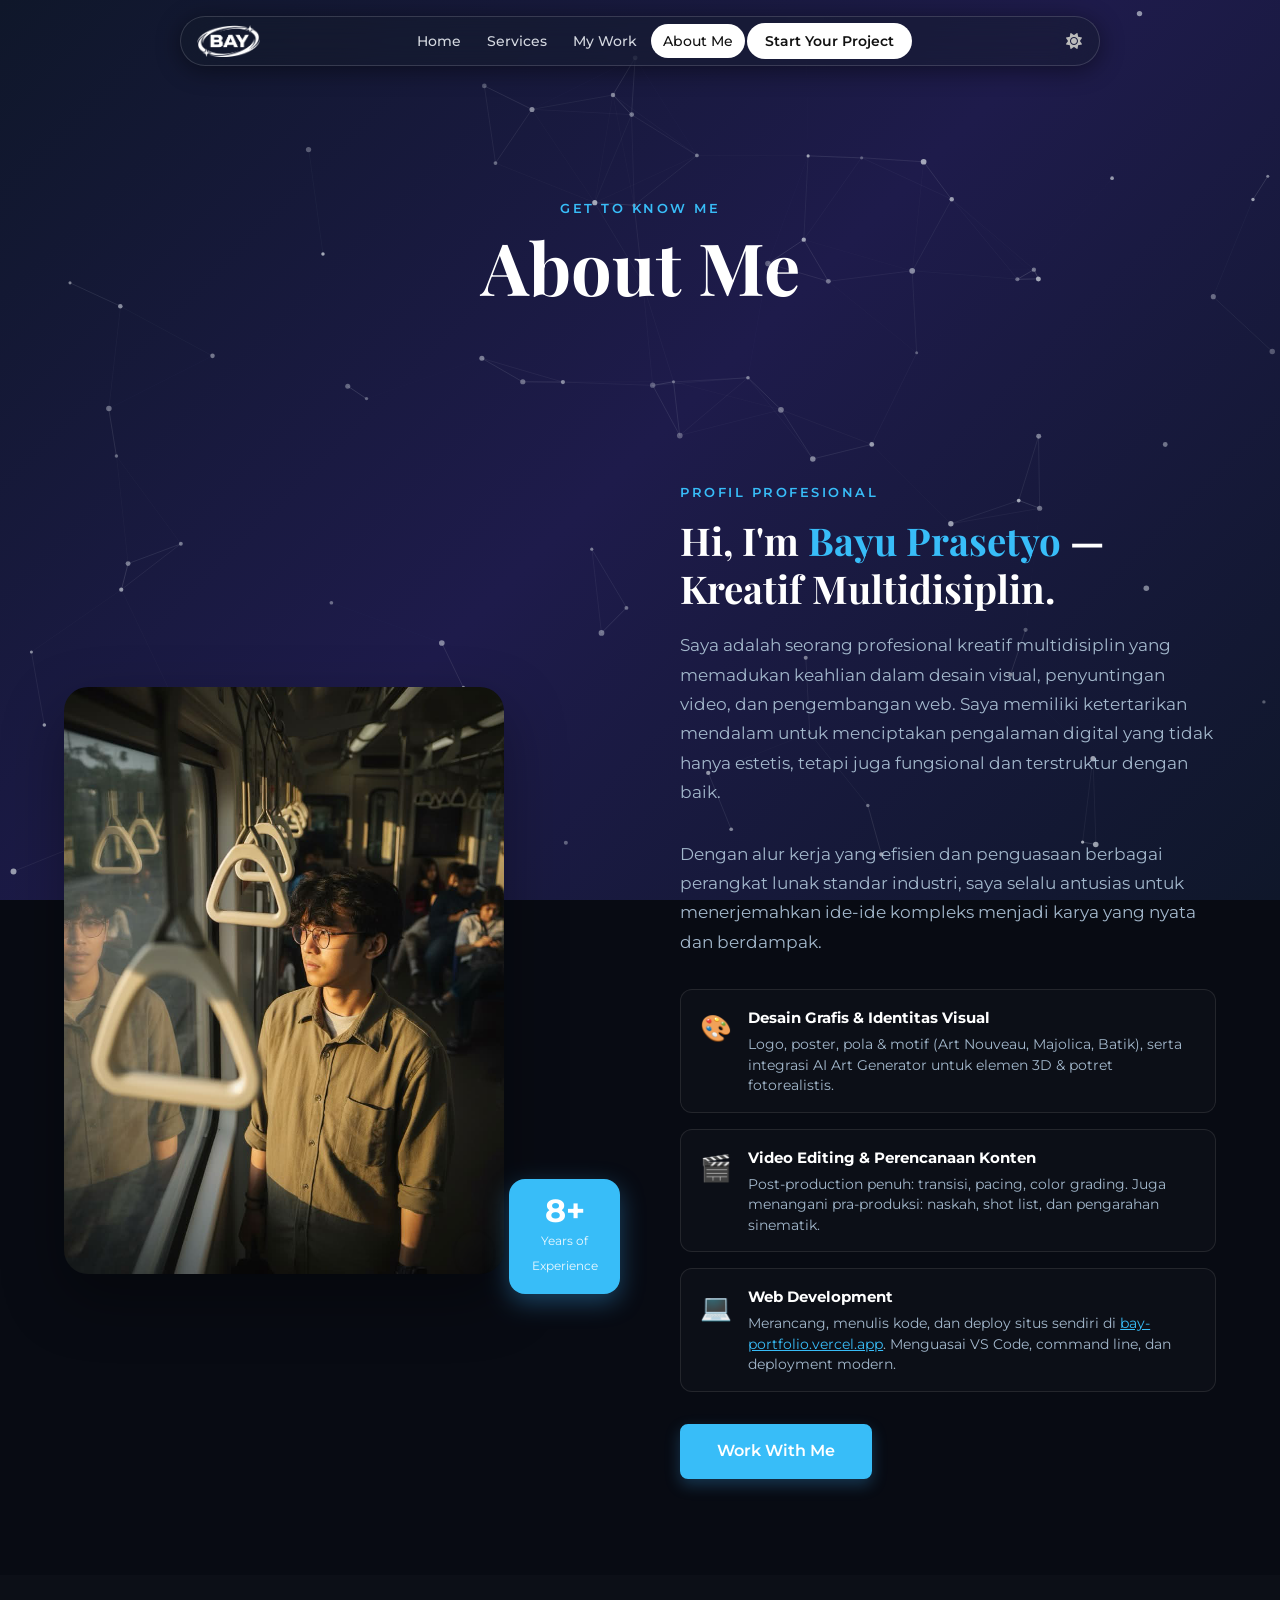
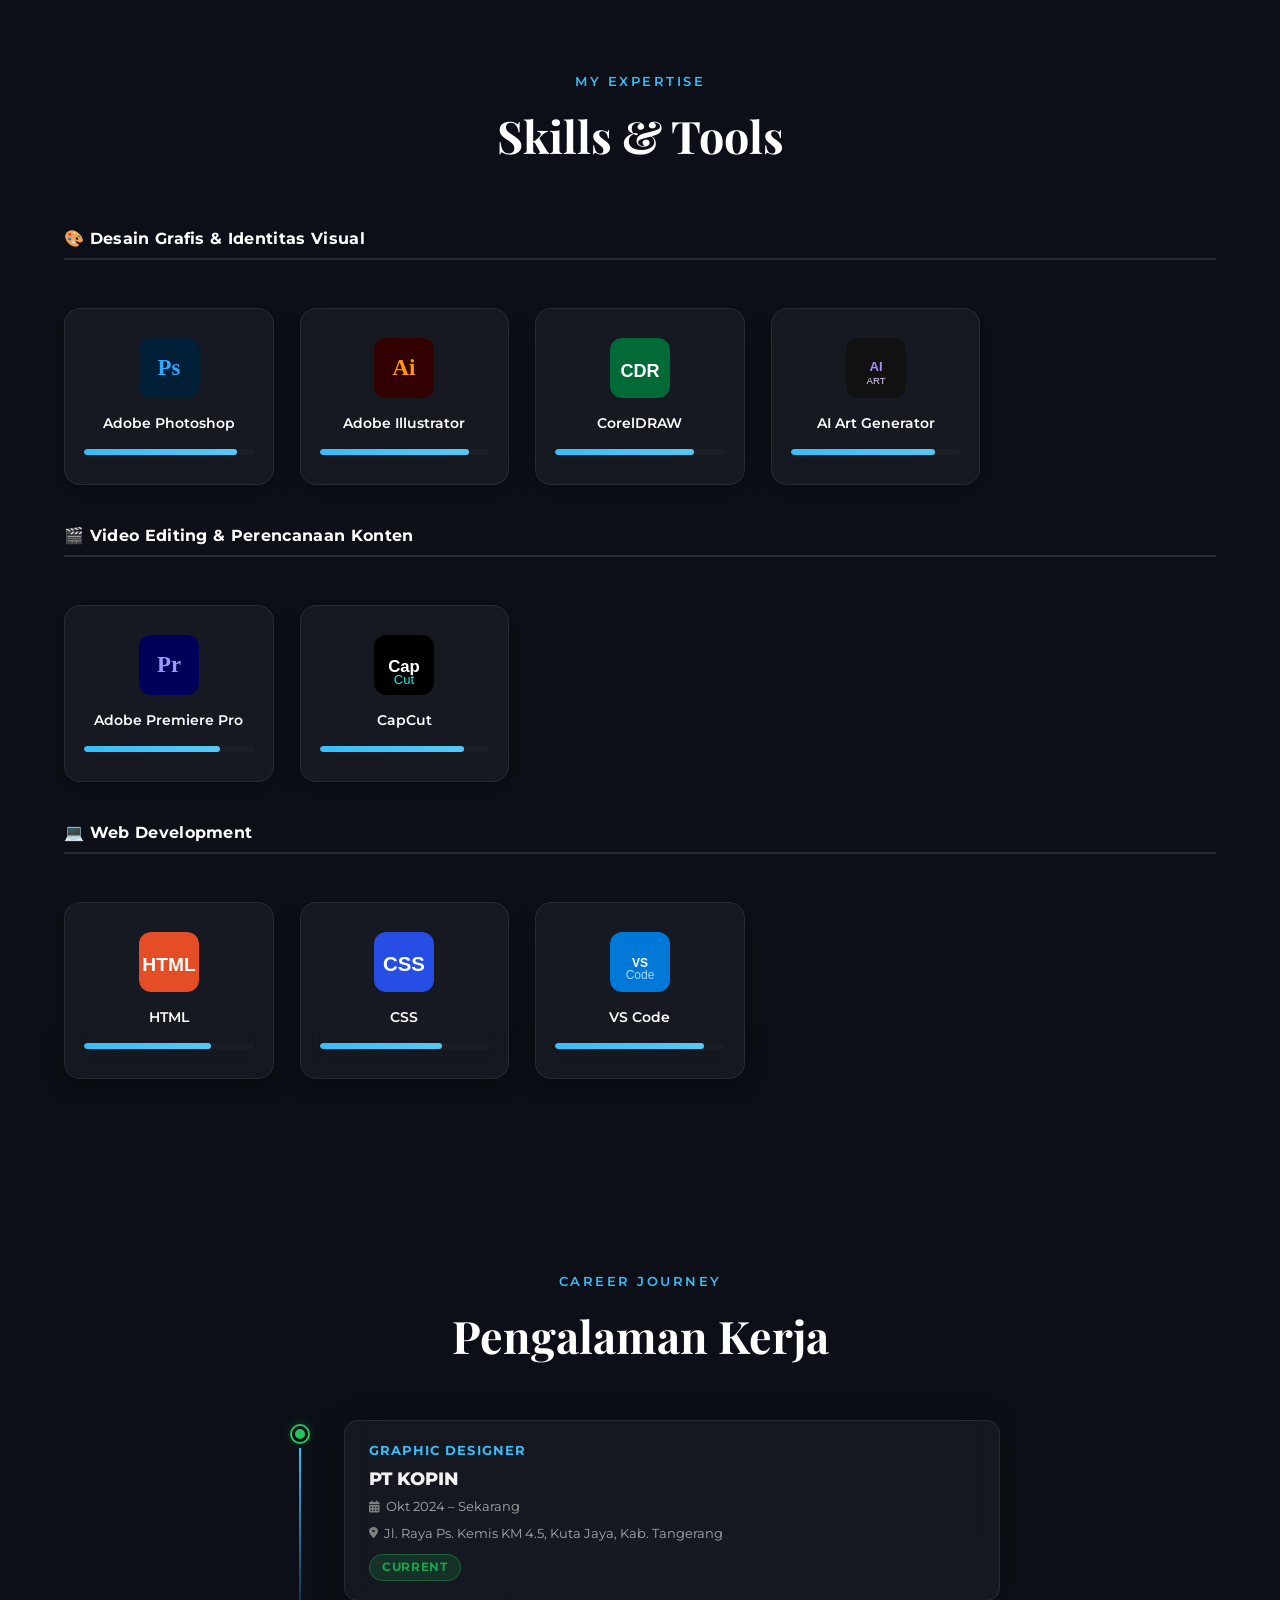
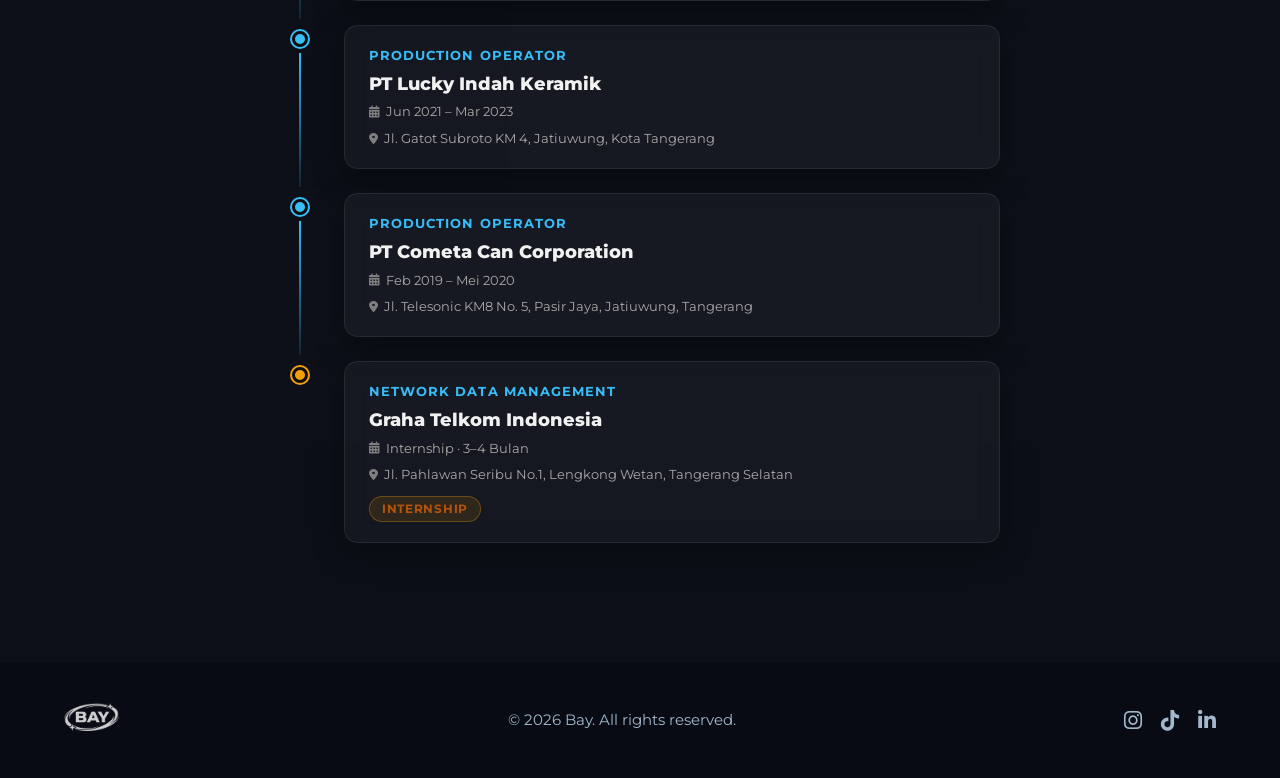
<file: about.html>
<!DOCTYPE html>
<html lang="en">
<head>
    <meta charset="UTF-8">
    <meta name="viewport" content="width=device-width, initial-scale=1.0">
    <title>About Me — Bay</title>
    <link rel="stylesheet" href="style.css">
    <link href="https://fonts.googleapis.com/css2?family=Montserrat:wght@400;500;600;700&family=Playfair+Display:wght@700&display=swap" rel="stylesheet">
    <link rel="stylesheet" href="https://cdnjs.cloudflare.com/ajax/libs/font-awesome/6.0.0-beta3/css/all.min.css">
</head>
<body>

    <nav class="navbar" id="navbar">
        <div class="navbar-pill">
            <a href="index.html" class="navbar-brand">
                <img src="assets/new-logo.png" alt="Bay Logo" class="navbar-logo-img">
            </a>
            <div class="navbar-menu" id="navbar-menu">
                <ul class="navbar-nav">
                    <li><a href="index.html" class="nav-link">Home</a></li>
                    <li><a href="services.html" class="nav-link">Services</a></li>
                    <li><a href="work.html" class="nav-link">My Work</a></li>
                    <li><a href="about.html" class="nav-link active">About Me</a></li>
                    <li><a href="contact.html" class="nav-link nav-cta">Start Your Project</a></li>
                </ul>
            </div>
            <div class="navbar-right">
                <button id="theme-toggle" class="theme-toggle" aria-label="Toggle theme"><i class="fas fa-sun"></i></button>
                <button class="navbar-toggler" id="navbar-toggler"><span></span><span></span><span></span></button>
            </div>
        </div>
    </nav>

    <!-- Page Hero -->
    <section class="page-hero">
        <div class="container">
            <p class="section-eyebrow reveal">Get to know me</p>
            <h1 class="page-hero-title reveal">About Me</h1>
        </div>
    </section>

    <!-- About Main -->
    <section class="about-section section-padding">
        <div class="container">
            <div class="about-new-grid">
                <div class="about-photo-wrap reveal-left">
                    <img src="assets/IMG_5048.jpg" alt="Bayu Prasetyo" class="about-photo">
                    <div class="about-photo-badge">
                        <span class="badge-num">8+</span>
                        <span class="badge-text">Years of<br>Experience</span>
                    </div>
                </div>
                <div class="about-content reveal-right">
                    <p class="about-eyebrow">Profil Profesional</p>
                    <h2 class="about-heading">Hi, I'm <span class="highlight">Bayu Prasetyo</span> — Kreatif Multidisiplin.</h2>
                    <p class="about-body">Saya adalah seorang profesional kreatif multidisiplin yang memadukan keahlian dalam desain visual, penyuntingan video, dan pengembangan web. Saya memiliki ketertarikan mendalam untuk menciptakan pengalaman digital yang tidak hanya estetis, tetapi juga fungsional dan terstruktur dengan baik.</p>
                    <p class="about-body">Dengan alur kerja yang efisien dan penguasaan berbagai perangkat lunak standar industri, saya selalu antusias untuk menerjemahkan ide-ide kompleks menjadi karya yang nyata dan berdampak.</p>
                    <div class="about-skills-overview">
                        <div class="skill-pillar">
                            <span class="pillar-icon">🎨</span>
                            <div>
                                <strong>Desain Grafis & Identitas Visual</strong>
                                <p>Logo, poster, pola & motif (Art Nouveau, Majolica, Batik), serta integrasi AI Art Generator untuk elemen 3D & potret fotorealistis.</p>
                            </div>
                        </div>
                        <div class="skill-pillar">
                            <span class="pillar-icon">🎬</span>
                            <div>
                                <strong>Video Editing & Perencanaan Konten</strong>
                                <p>Post-production penuh: transisi, pacing, color grading. Juga menangani pra-produksi: naskah, shot list, dan pengarahan sinematik.</p>
                            </div>
                        </div>
                        <div class="skill-pillar">
                            <span class="pillar-icon">💻</span>
                            <div>
                                <strong>Web Development</strong>
                                <p>Merancang, menulis kode, dan deploy situs sendiri di <a href="https://bay-portfolio.vercel.app" target="_blank" class="inline-link">bay-portfolio.vercel.app</a>. Menguasai VS Code, command line, dan deployment modern.</p>
                            </div>
                        </div>
                    </div>
                    <a href="contact.html" class="btn btn-primary">Work With Me</a>
                </div>
            </div>
        </div>
    </section>

    <!-- Skills Section -->
    <section class="skills-section section-padding">
        <div class="container">
            <p class="section-eyebrow reveal">My Expertise</p>
            <h2 class="section-title reveal">Skills &amp; Tools</h2>

            <div class="skills-category-label reveal">🎨 Desain Grafis & Identitas Visual</div>
            <div class="skills-grid">
                <div class="skill-card reveal">
                    <div class="skill-icon"><svg viewBox="0 0 100 100" xmlns="http://www.w3.org/2000/svg"><rect width="100" height="100" rx="18" fill="#001E36"/><text x="50" y="62" text-anchor="middle" font-size="38" font-family="serif" font-weight="bold" fill="#31A8FF">Ps</text></svg></div>
                    <span class="skill-name">Adobe Photoshop</span>
                    <div class="skill-bar"><div class="skill-fill" data-pct="90"></div></div>
                </div>
                <div class="skill-card reveal">
                    <div class="skill-icon"><svg viewBox="0 0 100 100" xmlns="http://www.w3.org/2000/svg"><rect width="100" height="100" rx="18" fill="#330000"/><text x="50" y="62" text-anchor="middle" font-size="38" font-family="serif" font-weight="bold" fill="#FF9A00">Ai</text></svg></div>
                    <span class="skill-name">Adobe Illustrator</span>
                    <div class="skill-bar"><div class="skill-fill" data-pct="88"></div></div>
                </div>
                <div class="skill-card reveal">
                    <div class="skill-icon"><svg viewBox="0 0 100 100" xmlns="http://www.w3.org/2000/svg"><rect width="100" height="100" rx="18" fill="#006B36"/><text x="50" y="65" text-anchor="middle" font-size="30" font-family="sans-serif" font-weight="bold" fill="#FFFFFF">CDR</text></svg></div>
                    <span class="skill-name">CorelDRAW</span>
                    <div class="skill-bar"><div class="skill-fill" data-pct="82"></div></div>
                </div>
                <div class="skill-card reveal">
                    <div class="skill-icon"><svg viewBox="0 0 100 100" xmlns="http://www.w3.org/2000/svg"><rect width="100" height="100" rx="18" fill="#111111"/><text x="50" y="55" text-anchor="middle" font-size="22" font-family="sans-serif" font-weight="bold" fill="#a78bfa">AI</text><text x="50" y="76" text-anchor="middle" font-size="16" font-family="sans-serif" fill="#e9d5ff">ART</text></svg></div>
                    <span class="skill-name">AI Art Generator</span>
                    <div class="skill-bar"><div class="skill-fill" data-pct="85"></div></div>
                </div>
            </div>

            <div class="skills-category-label reveal">🎬 Video Editing & Perencanaan Konten</div>
            <div class="skills-grid">
                <div class="skill-card reveal">
                    <div class="skill-icon"><svg viewBox="0 0 100 100" xmlns="http://www.w3.org/2000/svg"><rect width="100" height="100" rx="18" fill="#00005B"/><text x="50" y="62" text-anchor="middle" font-size="38" font-family="serif" font-weight="bold" fill="#9999FF">Pr</text></svg></div>
                    <span class="skill-name">Adobe Premiere Pro</span>
                    <div class="skill-bar"><div class="skill-fill" data-pct="80"></div></div>
                </div>
                <div class="skill-card reveal">
                    <div class="skill-icon"><svg viewBox="0 0 100 100" xmlns="http://www.w3.org/2000/svg"><rect width="100" height="100" rx="18" fill="#000000"/><text x="50" y="62" text-anchor="middle" font-size="28" font-family="sans-serif" font-weight="bold" fill="#FFFFFF">Cap</text><text x="50" y="82" text-anchor="middle" font-size="22" font-family="sans-serif" fill="#00F2EA">Cut</text></svg></div>
                    <span class="skill-name">CapCut</span>
                    <div class="skill-bar"><div class="skill-fill" data-pct="85"></div></div>
                </div>
            </div>

            <div class="skills-category-label reveal">💻 Web Development</div>
            <div class="skills-grid">
                <div class="skill-card reveal">
                    <div class="skill-icon"><svg viewBox="0 0 100 100" xmlns="http://www.w3.org/2000/svg"><rect width="100" height="100" rx="18" fill="#E44D26"/><text x="50" y="65" text-anchor="middle" font-size="32" font-family="sans-serif" font-weight="bold" fill="#FFFFFF">HTML</text></svg></div>
                    <span class="skill-name">HTML</span>
                    <div class="skill-bar"><div class="skill-fill" data-pct="75"></div></div>
                </div>
                <div class="skill-card reveal">
                    <div class="skill-icon"><svg viewBox="0 0 100 100" xmlns="http://www.w3.org/2000/svg"><rect width="100" height="100" rx="18" fill="#264DE4"/><text x="50" y="65" text-anchor="middle" font-size="34" font-family="sans-serif" font-weight="bold" fill="#FFFFFF">CSS</text></svg></div>
                    <span class="skill-name">CSS</span>
                    <div class="skill-bar"><div class="skill-fill" data-pct="72"></div></div>
                </div>
                <div class="skill-card reveal">
                    <div class="skill-icon"><svg viewBox="0 0 100 100" xmlns="http://www.w3.org/2000/svg"><rect width="100" height="100" rx="18" fill="#0078D7"/><text x="50" y="58" text-anchor="middle" font-size="20" font-family="sans-serif" font-weight="bold" fill="#FFFFFF">VS</text><text x="50" y="78" text-anchor="middle" font-size="20" font-family="sans-serif" fill="#a8d8ff">Code</text></svg></div>
                    <span class="skill-name">VS Code</span>
                    <div class="skill-bar"><div class="skill-fill" data-pct="88"></div></div>
                </div>
            </div>
        </div>
    </section>

    <!-- Work Experience Timeline -->
    <section class="experience-section section-padding">
        <div class="container">
            <p class="section-eyebrow reveal">Career Journey</p>
            <h2 class="section-title reveal">Pengalaman Kerja</h2>
            <div class="timeline">

                <!-- 1 -->
                <div class="timeline-item reveal">
                    <div class="timeline-marker">
                        <span class="tl-dot current"></span>
                        <span class="tl-line"></span>
                    </div>
                    <div class="timeline-card">
                        <span class="tl-role">Graphic Designer</span>
                        <h3 class="tl-company">PT KOPIN</h3>
                        <span class="tl-period"><i class="fas fa-calendar-alt"></i> Okt 2024 – Sekarang</span>
                        <span class="tl-location"><i class="fas fa-map-marker-alt"></i> Jl. Raya Ps. Kemis KM 4.5, Kuta Jaya, Kab. Tangerang</span>
                        <span class="tl-badge current-badge">Current</span>
                    </div>
                </div>

                <!-- 2 -->
                <div class="timeline-item reveal">
                    <div class="timeline-marker">
                        <span class="tl-dot"></span>
                        <span class="tl-line"></span>
                    </div>
                    <div class="timeline-card">
                        <span class="tl-role">Production Operator</span>
                        <h3 class="tl-company">PT Lucky Indah Keramik</h3>
                        <span class="tl-period"><i class="fas fa-calendar-alt"></i> Jun 2021 – Mar 2023</span>
                        <span class="tl-location"><i class="fas fa-map-marker-alt"></i> Jl. Gatot Subroto KM 4, Jatiuwung, Kota Tangerang</span>
                    </div>
                </div>

                <!-- 3 -->
                <div class="timeline-item reveal">
                    <div class="timeline-marker">
                        <span class="tl-dot"></span>
                        <span class="tl-line"></span>
                    </div>
                    <div class="timeline-card">
                        <span class="tl-role">Production Operator</span>
                        <h3 class="tl-company">PT Cometa Can Corporation</h3>
                        <span class="tl-period"><i class="fas fa-calendar-alt"></i> Feb 2019 – Mei 2020</span>
                        <span class="tl-location"><i class="fas fa-map-marker-alt"></i> Jl. Telesonic KM8 No. 5, Pasir Jaya, Jatiuwung, Tangerang</span>
                    </div>
                </div>

                <!-- 4 -->
                <div class="timeline-item reveal">
                    <div class="timeline-marker">
                        <span class="tl-dot internship"></span>
                    </div>
                    <div class="timeline-card">
                        <span class="tl-role">Network Data Management</span>
                        <h3 class="tl-company">Graha Telkom Indonesia</h3>
                        <span class="tl-period"><i class="fas fa-calendar-alt"></i> Internship · 3–4 Bulan</span>
                        <span class="tl-location"><i class="fas fa-map-marker-alt"></i> Jl. Pahlawan Seribu No.1, Lengkong Wetan, Tangerang Selatan</span>
                        <span class="tl-badge intern-badge">Internship</span>
                    </div>
                </div>

            </div>
        </div>
    </section>

    <footer class="footer">
        <div class="container footer-inner">
            <a href="index.html" class="footer-logo"><img src="assets/new-logo.png" alt="Bay"></a>
            <p>&copy; 2026 Bay. All rights reserved.</p>
            <div class="social-icons">
                <a href="https://www.instagram.com/bayu.prstyo_/" target="_blank"><i class="fab fa-instagram"></i></a>
                <a href="https://www.tiktok.com/@bayu.prstyo_" target="_blank"><i class="fab fa-tiktok"></i></a>
                <a href="#" target="_blank"><i class="fab fa-linkedin-in"></i></a>
            </div>
        </div>
    </footer>

    <a href="https://wa.me/089652308783" target="_blank" class="whatsapp-button" id="whatsapp-btn" aria-label="Chat via WhatsApp">
        <img src="assets/wa-logo.png" alt="WhatsApp" style="width:28px;height:28px;object-fit:contain;">
    </a>
    <button id="back-to-top" class="back-to-top" aria-label="Back to top">↑</button>
    <script src="nav.js"></script>
    <script src="bg-animation.js"></script>
</body>
</html>
</file>
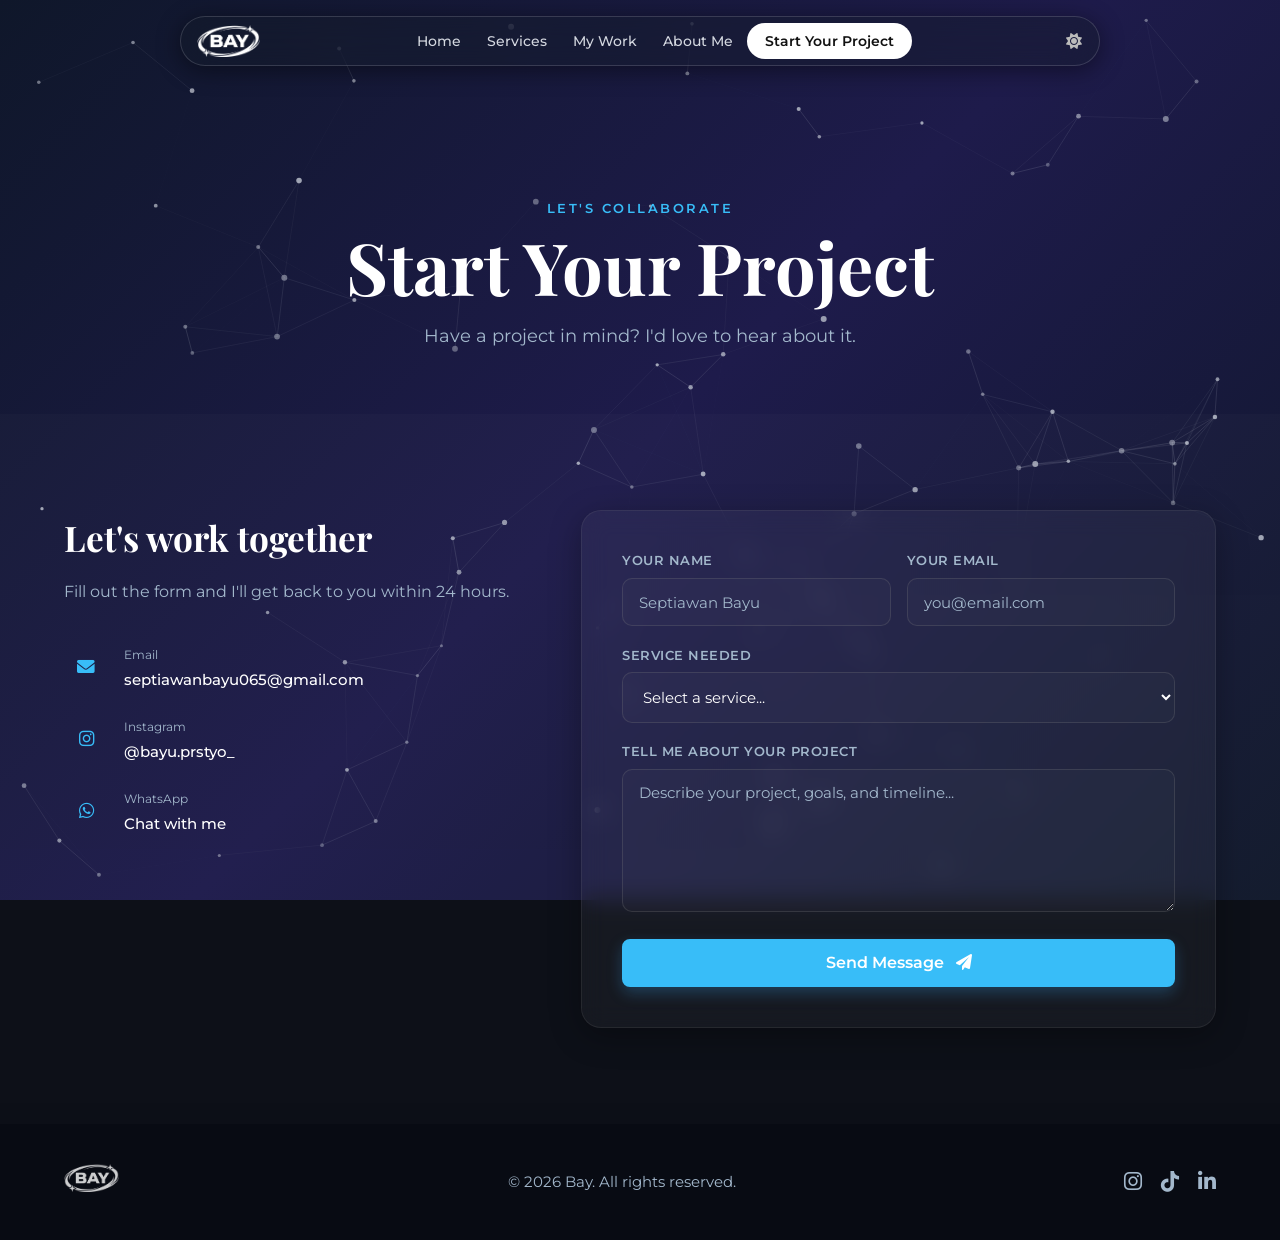
<file: contact.html>
<!DOCTYPE html>
<html lang="en">
<head>
    <meta charset="UTF-8">
    <meta name="viewport" content="width=device-width, initial-scale=1.0">
    <title>Start Your Project — Bay</title>
    <link rel="stylesheet" href="style.css">
    <link href="https://fonts.googleapis.com/css2?family=Montserrat:wght@400;500;600;700&family=Playfair+Display:wght@700&display=swap" rel="stylesheet">
    <link rel="stylesheet" href="https://cdnjs.cloudflare.com/ajax/libs/font-awesome/6.0.0-beta3/css/all.min.css">
</head>
<body>

    <nav class="navbar" id="navbar">
        <div class="navbar-pill">
            <a href="index.html" class="navbar-brand">
                <img src="assets/new-logo.png" alt="Bay Logo" class="navbar-logo-img">
            </a>
            <div class="navbar-menu" id="navbar-menu">
                <ul class="navbar-nav">
                    <li><a href="index.html" class="nav-link">Home</a></li>
                    <li><a href="services.html" class="nav-link">Services</a></li>
                    <li><a href="work.html" class="nav-link">My Work</a></li>
                    <li><a href="about.html" class="nav-link">About Me</a></li>
                    <li><a href="contact.html" class="nav-link nav-cta active">Start Your Project</a></li>
                </ul>
            </div>
            <div class="navbar-right">
                <button id="theme-toggle" class="theme-toggle" aria-label="Toggle theme"><i class="fas fa-sun"></i></button>
                <button class="navbar-toggler" id="navbar-toggler"><span></span><span></span><span></span></button>
            </div>
        </div>
    </nav>

    <section class="page-hero">
        <div class="container">
            <p class="section-eyebrow reveal">Let's collaborate</p>
            <h1 class="page-hero-title reveal">Start Your Project</h1>
            <p class="page-hero-desc reveal">Have a project in mind? I'd love to hear about it.</p>
        </div>
    </section>

    <section class="contact-section section-padding">
        <div class="container">
            <div class="contact-grid">
                <!-- Info -->
                <div class="contact-info reveal-left">
                    <h2 class="contact-heading">Let's work together</h2>
                    <p class="contact-sub">Fill out the form and I'll get back to you within 24 hours.</p>
                    <div class="contact-details">
                        <div class="contact-detail-item">
                            <div class="cdi-icon"><i class="fas fa-envelope"></i></div>
                            <div>
                                <p class="cdi-label">Email</p>
                                <a href="mailto:septiawanbayu065@gmail.com" class="cdi-value">septiawanbayu065@gmail.com</a>
                            </div>
                        </div>
                        <div class="contact-detail-item">
                            <div class="cdi-icon"><i class="fab fa-instagram"></i></div>
                            <div>
                                <p class="cdi-label">Instagram</p>
                                <a href="https://www.instagram.com/bayu.prstyo_/" target="_blank" class="cdi-value">@bayu.prstyo_</a>
                            </div>
                        </div>
                        <div class="contact-detail-item">
                            <div class="cdi-icon"><i class="fab fa-whatsapp"></i></div>
                            <div>
                                <p class="cdi-label">WhatsApp</p>
                                <a href="https://wa.me/YOUR_PHONE_NUMBER" target="_blank" class="cdi-value">Chat with me</a>
                            </div>
                        </div>
                    </div>
                </div>
                <!-- Form -->
                <div class="contact-form-wrap reveal-right">
                    <form class="contact-form" id="contactForm">
                        <div class="form-row">
                            <div class="form-group">
                                <label>Your Name</label>
                                <input type="text" placeholder="Septiawan Bayu" required>
                            </div>
                            <div class="form-group">
                                <label>Your Email</label>
                                <input type="email" placeholder="you@email.com" required>
                            </div>
                        </div>
                        <div class="form-group">
                            <label>Service Needed</label>
                            <select>
                                <option value="">Select a service...</option>
                                <option>Brand Identity Design</option>
                                <option>Web Design & Development</option>
                                <option>Video Editing</option>
                                <option>Brand & Web Optimization</option>
                                <option>Other</option>
                            </select>
                        </div>
                        <div class="form-group">
                            <label>Tell me about your project</label>
                            <textarea placeholder="Describe your project, goals, and timeline..." rows="6" required></textarea>
                        </div>
                        <button type="submit" class="btn btn-primary" style="width:100%;">Send Message <i class="fas fa-paper-plane" style="margin-left:8px;"></i></button>
                    </form>
                </div>
            </div>
        </div>
    </section>

    <footer class="footer">
        <div class="container footer-inner">
            <a href="index.html" class="footer-logo"><img src="assets/new-logo.png" alt="Bay"></a>
            <p>&copy; 2026 Bay. All rights reserved.</p>
            <div class="social-icons">
                <a href="https://www.instagram.com/bayu.prstyo_/" target="_blank"><i class="fab fa-instagram"></i></a>
                <a href="https://www.tiktok.com/@bayu.prstyo_" target="_blank"><i class="fab fa-tiktok"></i></a>
                <a href="#" target="_blank"><i class="fab fa-linkedin-in"></i></a>
            </div>
        </div>
    </footer>

    <a href="https://wa.me/089652308783" target="_blank" class="whatsapp-button" id="whatsapp-btn" aria-label="Chat via WhatsApp">
        <img src="assets/wa-logo.png" alt="WhatsApp" style="width:28px;height:28px;object-fit:contain;">
    </a>
    <button id="back-to-top" class="back-to-top" aria-label="Back to top">↑</button>
    <script src="nav.js"></script>
    <script src="bg-animation.js"></script>
</body>
</html>
</file>
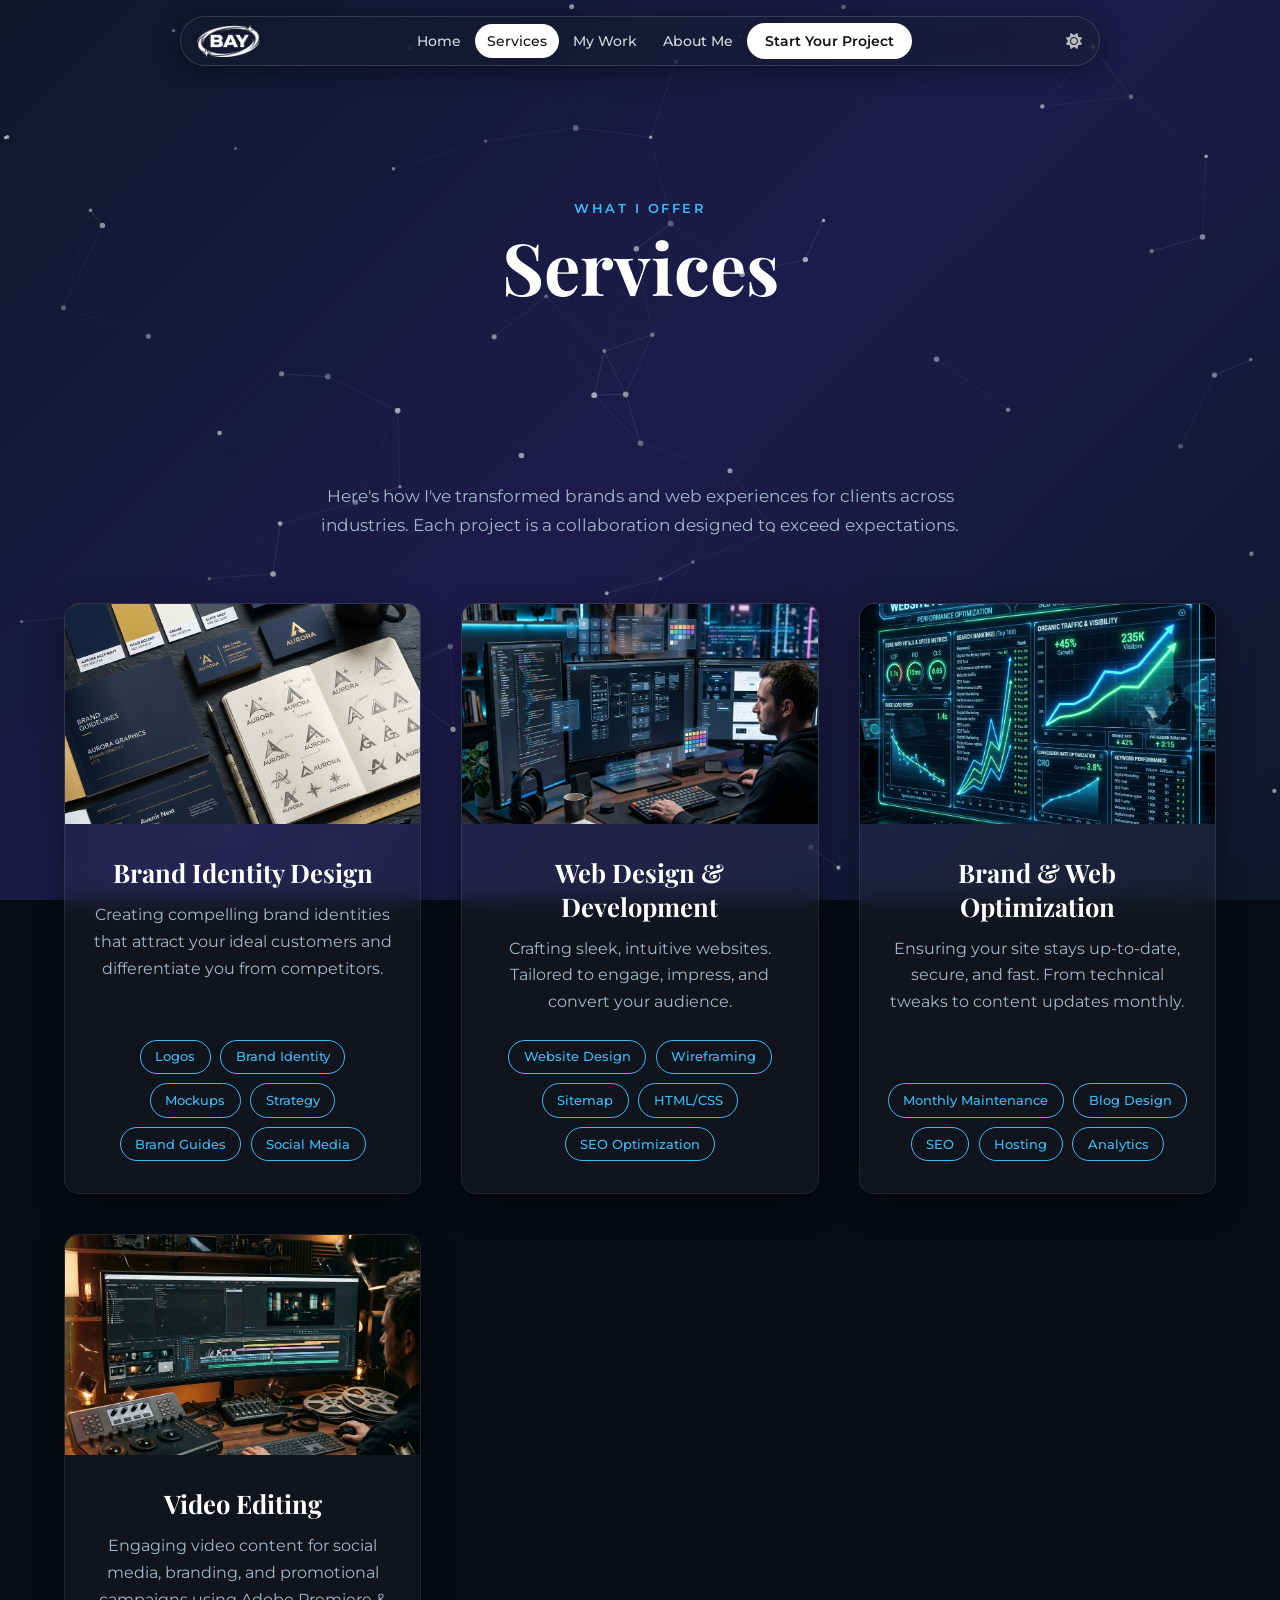
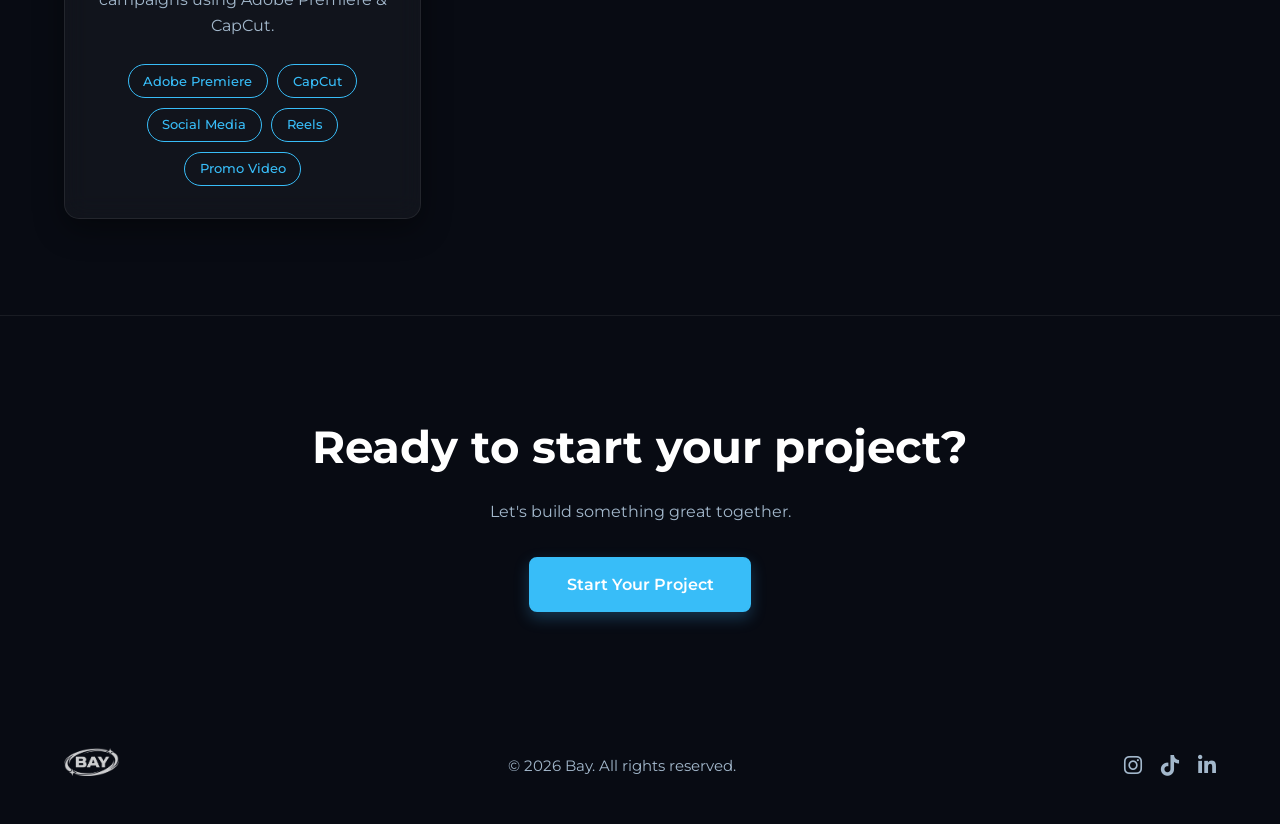
<file: services.html>
<!DOCTYPE html>
<html lang="en">
<head>
    <meta charset="UTF-8">
    <meta name="viewport" content="width=device-width, initial-scale=1.0">
    <title>Services — Bay</title>
    <link rel="stylesheet" href="style.css">
    <link href="https://fonts.googleapis.com/css2?family=Montserrat:wght@400;500;600;700&family=Playfair+Display:wght@700&display=swap" rel="stylesheet">
    <link rel="stylesheet" href="https://cdnjs.cloudflare.com/ajax/libs/font-awesome/6.0.0-beta3/css/all.min.css">
</head>
<body>

    <nav class="navbar" id="navbar">
        <div class="navbar-pill">
            <a href="index.html" class="navbar-brand">
                <img src="assets/new-logo.png" alt="Bay Logo" class="navbar-logo-img">
            </a>
            <div class="navbar-menu" id="navbar-menu">
                <ul class="navbar-nav">
                    <li><a href="index.html" class="nav-link">Home</a></li>
                    <li><a href="services.html" class="nav-link active">Services</a></li>
                    <li><a href="work.html" class="nav-link">My Work</a></li>
                    <li><a href="about.html" class="nav-link">About Me</a></li>
                    <li><a href="contact.html" class="nav-link nav-cta">Start Your Project</a></li>
                </ul>
            </div>
            <div class="navbar-right">
                <button id="theme-toggle" class="theme-toggle" aria-label="Toggle theme"><i class="fas fa-sun"></i></button>
                <button class="navbar-toggler" id="navbar-toggler"><span></span><span></span><span></span></button>
            </div>
        </div>
    </nav>

    <section class="page-hero">
        <div class="container">
            <p class="section-eyebrow reveal">What I offer</p>
            <h1 class="page-hero-title reveal">Services</h1>
        </div>
    </section>

    <section class="services-section section-padding">
        <div class="container">
            <p class="section-description reveal" style="max-width:640px;margin:0 auto 4rem;text-align:center;">Here's how I've transformed brands and web experiences for clients across industries. Each project is a collaboration designed to exceed expectations.</p>
            <div class="services-grid">
                <div class="service-item reveal">
                    <div class="service-visual"><img src="assets/service-brand-identity.png" alt="Brand Identity"></div>
                    <div class="service-content">
                        <h3 class="service-title">Brand Identity Design</h3>
                        <p class="service-description">Creating compelling brand identities that attract your ideal customers and differentiate you from competitors.</p>
                        <div class="service-tags"><span>Logos</span><span>Brand Identity</span><span>Mockups</span><span>Strategy</span><span>Brand Guides</span><span>Social Media</span></div>
                    </div>
                </div>
                <div class="service-item reveal">
                    <div class="service-visual"><img src="assets/service-web-design.png" alt="Web Design"></div>
                    <div class="service-content">
                        <h3 class="service-title">Web Design &amp; Development</h3>
                        <p class="service-description">Crafting sleek, intuitive websites. Tailored to engage, impress, and convert your audience.</p>
                        <div class="service-tags"><span>Website Design</span><span>Wireframing</span><span>Sitemap</span><span>HTML/CSS</span><span>SEO Optimization</span></div>
                    </div>
                </div>
                <div class="service-item reveal">
                    <div class="service-visual"><img src="assets/service-optimization.png" alt="Optimization"></div>
                    <div class="service-content">
                        <h3 class="service-title">Brand &amp; Web Optimization</h3>
                        <p class="service-description">Ensuring your site stays up-to-date, secure, and fast. From technical tweaks to content updates monthly.</p>
                        <div class="service-tags"><span>Monthly Maintenance</span><span>Blog Design</span><span>SEO</span><span>Hosting</span><span>Analytics</span></div>
                    </div>
                </div>
                <div class="service-item reveal">
                    <div class="service-visual"><img src="assets/service-video-editing.png" alt="Video Editing"></div>
                    <div class="service-content">
                        <h3 class="service-title">Video Editing</h3>
                        <p class="service-description">Engaging video content for social media, branding, and promotional campaigns using Adobe Premiere & CapCut.</p>
                        <div class="service-tags"><span>Adobe Premiere</span><span>CapCut</span><span>Social Media</span><span>Reels</span><span>Promo Video</span></div>
                    </div>
                </div>
            </div>
        </div>
    </section>

    <!-- CTA -->
    <section class="cta-band section-padding">
        <div class="container" style="text-align:center;">
            <h2 class="reveal" style="font-size:clamp(1.8rem,4vw,2.8rem);margin-bottom:1rem;">Ready to start your project?</h2>
            <p class="reveal" style="color:var(--text-muted);margin-bottom:2rem;">Let's build something great together.</p>
            <a href="contact.html" class="btn btn-primary reveal">Start Your Project</a>
        </div>
    </section>

    <footer class="footer">
        <div class="container footer-inner">
            <a href="index.html" class="footer-logo"><img src="assets/new-logo.png" alt="Bay"></a>
            <p>&copy; 2026 Bay. All rights reserved.</p>
            <div class="social-icons">
                <a href="https://www.instagram.com/bayu.prstyo_/" target="_blank"><i class="fab fa-instagram"></i></a>
                <a href="https://www.tiktok.com/@bayu.prstyo_" target="_blank"><i class="fab fa-tiktok"></i></a>
                <a href="#" target="_blank"><i class="fab fa-linkedin-in"></i></a>
            </div>
        </div>
    </footer>

    <a href="https://wa.me/089652308783" target="_blank" class="whatsapp-button" id="whatsapp-btn" aria-label="Chat via WhatsApp">
        <img src="assets/wa-logo.png" alt="WhatsApp" style="width:28px;height:28px;object-fit:contain;">
    </a>
    <button id="back-to-top" class="back-to-top" aria-label="Back to top">↑</button>
    <script src="nav.js"></script>
    <script src="bg-animation.js"></script>
</body>
</html>
</file>
<file: style.css>
/* ================================================================
   RESET & BASE
   ================================================================ */
*, *::before, *::after { margin: 0; padding: 0; box-sizing: border-box; }

/* ================================================================
   CUSTOM FONT: Old Englished Boots
   ================================================================ */
@font-face {
    font-family: 'OldEnglishedBoots';
    src: url('assets/fonts/Old_Englished_Boots.ttf') format('truetype');
    font-weight: normal;
    font-style: normal;
    font-display: swap;
}

/* ================================================================
   THEME VARIABLES
   ================================================================ */
:root {
    --bg-primary:    transparent;
    --bg-secondary:  rgba(255, 255, 255, 0.02);
    --text-main:     #ffffff;
    --text-muted:    #a3b8cc;
    --accent-blue:   #38bdf8;
    --accent-red:    #f43f5e;
    --input-bg:      rgba(255, 255, 255, 0.05);
    --input-border:  rgba(255, 255, 255, 0.1);
    --shadow-color:  rgba(0,0,0,0.4);
    --font-primary:  'Montserrat', sans-serif;
    --font-secondary:'Playfair Display', serif;
    --font-bay:      'OldEnglishedBoots', serif;
    
    --glass-bg:      rgba(255, 255, 255, 0.04);
    --glass-border:  rgba(255, 255, 255, 0.08);
    --glass-shadow:  rgba(0, 0, 0, 0.3);
    --glass-visual:  rgba(255, 255, 255, 0.02);
}
body.light-mode {
    --bg-primary:   transparent;
    --bg-secondary: rgba(255, 255, 255, 0.4);
    --text-main:    #2d3748;
    --text-muted:   #4a5568;
    --accent-blue:  #3182ce;
    --accent-red:   #e53e3e;
    --input-bg:     rgba(255, 255, 255, 0.6);
    --input-border: rgba(255, 255, 255, 0.9);
    --shadow-color: rgba(31, 38, 135, 0.08);
    
    --glass-bg:      rgba(255, 255, 255, 0.55);
    --glass-border:  rgba(255, 255, 255, 0.75);
    --glass-shadow:  rgba(31, 38, 135, 0.07);
    --glass-visual:  rgba(255, 255, 255, 0.3);
}

/* ================================================================
   BASE BODY
   ================================================================ */
body {
    font-family: var(--font-primary);
    line-height: 1.6;
    color: var(--text-main);
    background-color: #080b13;
    background-image: linear-gradient(135deg, #0f172a 0%, #1e1b4b 50%, #0f172a 100%);
    background-attachment: fixed;
    overflow-x: hidden;
    transition: background-color 0.3s ease, color 0.3s ease;
    padding-top: 86px;
}
body.light-mode {
    background-color: #f0f4f8;
    background-image: linear-gradient(135deg, #f6f8fd 0%, #f1f6f9 50%, #e2e8f0 100%);
}

/* Glassmorphism universally */
.skill-card,
.portfolio-item,
.home-service-card,
.service-item,
.contact-form-wrap,
.timeline-card {
    background: var(--glass-bg) !important;
    backdrop-filter: blur(12px);
    -webkit-backdrop-filter: blur(12px);
    border: 1px solid var(--glass-border);
    box-shadow: 0 8px 32px var(--glass-shadow);
}
.service-visual {
    background: var(--glass-visual);
}

/* ================================================================
   LAYOUT HELPERS
   ================================================================ */
.container {
    max-width: 1200px;
    margin: 0 auto;
    padding: 0 1.5rem;
}
.section-padding { padding: 6rem 0; }
.section-title {
    font-family: var(--font-secondary);
    font-size: clamp(2rem, 5vw, 2.8rem);
    text-align: center;
    margin-bottom: 3rem;
    color: var(--text-main);
}
.section-eyebrow {
    text-align: center;
    font-size: 0.82rem;
    font-weight: 600;
    letter-spacing: 2.5px;
    text-transform: uppercase;
    color: var(--accent-blue);
    margin-bottom: 0.5rem;
    display: block;
}

/* ================================================================
   NAVBAR — Frosted glass pill
   ================================================================ */
.navbar {
    position: fixed;
    top: 0; left: 0;
    width: 100%;
    z-index: 1000;
    padding: 16px 24px;
    display: flex;
    justify-content: center;
    background: transparent;
    box-sizing: border-box;
}
.navbar-pill {
    display: flex;
    align-items: center;
    width: 100%;
    max-width: 920px;
    background: rgba(232, 234, 238, 0.82);
    backdrop-filter: blur(20px);
    -webkit-backdrop-filter: blur(20px);
    border: 1px solid rgba(255,255,255,0.65);
    border-radius: 50px;
    padding: 6px 8px 6px 16px;
    box-shadow: 0 4px 24px rgba(0,0,0,0.10);
}
body:not(.light-mode) .navbar-pill {
    background: rgba(22, 28, 40, 0.40);
    backdrop-filter: blur(20px);
    -webkit-backdrop-filter: blur(20px);
    border-color: rgba(255, 255, 255, 0.15);
    box-shadow: 0 4px 24px rgba(0,0,0,0.45);
}

/* Logo — kiri */
.navbar-brand {
    flex-shrink: 0;
    display: flex;
    align-items: center;
    text-decoration: none;
    margin-right: 6px;
}
.navbar-logo-img {
    height: 32px;
    width: auto;
    display: block;
    max-height: 32px;
    object-fit: contain;
}
body:not(.light-mode) .navbar-logo-img {
    filter: invert(1);
}

/* Menu — tengah */
.navbar-menu {
    flex: 1;
    display: flex;
    justify-content: center;
    align-items: center;
}
.navbar-nav {
    display: flex;
    align-items: center;
    gap: 2px;
    list-style: none;
    margin: 0; padding: 0;
}
.navbar-nav li { display: flex; align-items: center; }
.nav-link {
    color: #1c1c1e;
    text-decoration: none;
    font-weight: 500;
    font-size: 0.9rem;
    padding: 7px 12px;
    border-radius: 30px;
    white-space: nowrap;
    transition: background 0.18s, color 0.18s;
    display: block;
    line-height: 1.4;
}
body:not(.light-mode) .nav-link { color: #d4d8e0; }
.nav-link:hover { background: rgba(0,0,0,0.07); color: #000; }
body:not(.light-mode) .nav-link:hover { background: rgba(255,255,255,0.10); color: #fff; }
.nav-link.active { background: #1c1c1e; color: #fff; }
body:not(.light-mode) .nav-link.active { background: #fff; color: #111; }

/* "Start Your Project" — sama seperti link biasa, tanpa pill khusus */
.nav-link.nav-cta {
    background: #1c1c1e !important;
    color: #fff !important;
    border-radius: 30px !important;
    padding: 8px 18px !important;
    font-weight: 600 !important;
}
body:not(.light-mode) .nav-link.nav-cta {
    background: #fff !important;
    color: #111 !important;
}
.nav-link.nav-cta:hover {
    background: #333 !important;
    color: #fff !important;
    transform: translateY(-1px);
}
body:not(.light-mode) .nav-link.nav-cta:hover {
    background: #e5e5e5 !important;
    color: #111 !important;
}
body:not(.light-mode) .nav-link.nav-cta.active { background: #fff !important; color: #111 !important; }

/* Kanan: theme toggle + hamburger */
.navbar-right {
    flex-shrink: 0;
    display: flex;
    align-items: center;
    gap: 2px;
    margin-left: 6px;
}
.theme-toggle {
    background: none; border: none;
    color: #444; font-size: 1rem;
    cursor: pointer;
    width: 34px; height: 34px;
    border-radius: 50%;
    display: flex; align-items: center; justify-content: center;
    transition: background 0.18s;
    flex-shrink: 0;
}
body:not(.light-mode) .theme-toggle { color: #bbb; }
.theme-toggle:hover { background: rgba(0,0,0,0.08); }
body:not(.light-mode) .theme-toggle:hover { background: rgba(255,255,255,0.10); }

.navbar-toggler {
    display: none;
    background: none; border: none;
    cursor: pointer;
    flex-direction: column;
    justify-content: space-between;
    width: 22px; height: 16px;
    padding: 0;
    flex-shrink: 0;
}
.navbar-toggler span {
    display: block; width: 100%; height: 2px;
    background: #333; border-radius: 2px;
    transition: all 0.28s;
}
body:not(.light-mode) .navbar-toggler span { background: #bbb; }
.navbar-toggler.active span:nth-child(1) { transform: translateY(7px) rotate(45deg); }
.navbar-toggler.active span:nth-child(2) { opacity: 0; }
.navbar-toggler.active span:nth-child(3) { transform: translateY(-7px) rotate(-45deg); }

/* ================================================================
   BUTTONS
   ================================================================ */
.btn {
    display: inline-block;
    padding: 0.8rem 2.2rem;
    border-radius: 8px;
    text-decoration: none;
    font-weight: 600;
    font-size: 1rem;
    cursor: pointer;
    border: 2px solid transparent;
    transition: all 0.3s ease;
    font-family: var(--font-primary);
}
.btn-primary {
    background: var(--accent-blue);
    color: #fff;
    border-color: var(--accent-blue);
    box-shadow: 0 6px 15px rgba(52,152,219,0.30);
}
.btn-primary:hover {
    background: #2980b9; border-color: #2980b9;
    transform: translateY(-3px);
    box-shadow: 0 8px 20px rgba(52,152,219,0.40);
}
.btn-ghost {
    background: transparent;
    color: var(--accent-blue);
    border-color: var(--accent-blue);
    border-radius: 30px;
    padding: 0.8rem 2.5rem;
}
.btn-ghost:hover {
    background: var(--accent-blue); color: #fff;
    transform: translateY(-3px);
    box-shadow: 0 8px 20px rgba(52,152,219,0.40);
}
.btn-primary-accent {
    background: #4CAF50; color: #fff;
    border-color: #4CAF50;
    box-shadow: 0 6px 15px rgba(76,175,80,0.40);
    border-radius: 30px; padding: 0.9rem 2.8rem;
}
.btn-primary-accent:hover {
    background: #45a049; border-color: #45a049;
    transform: translateY(-3px);
    box-shadow: 0 8px 20px rgba(76,175,80,0.50);
}

/* ================================================================
   HERO SECTION
   ================================================================ */
.hero-section {
    background: var(--bg-primary);
    min-height: 100vh;
    display: flex;
    align-items: center;
    padding: 5rem 0;
    overflow: hidden;
}
.hero-wrapper {
    display: flex;
    align-items: center;
    justify-content: space-between;
    gap: 4rem;
    width: 100%;
    max-width: 1200px;
    margin: 0 auto;
    padding: 0 2rem;
}
.hero-content {
    flex: 1; max-width: 560px;
    display: flex; flex-direction: column; gap: 1rem;
}
.hero-subtitle { font-size: 1.2rem; color: var(--accent-blue); font-weight: 500; }
.hero-title {
    font-family: var(--font-secondary);
    font-size: clamp(3rem, 7vw, 5.5rem);
    line-height: 1.1; color: var(--text-main); font-weight: 700;
}
.hero-tagline {
    font-family: var(--font-secondary);
    font-size: clamp(1.8rem, 4vw, 3rem);
    color: var(--text-muted); line-height: 1.2;
    min-height: 1.4em;
}
.hero-description { font-size: 1.1rem; color: var(--text-muted); line-height: 1.8; }
.hero-cta-buttons { display: flex; gap: 1.2rem; flex-wrap: wrap; }
.hero-image-container {
    flex-shrink: 0; width: 44%;
    display: flex; justify-content: flex-end; align-items: center;
}
.hero-profile-pic {
    width: 100%; max-width: 440px; height: auto;
    border-radius: 20px; object-fit: cover; display: block;
    box-shadow: 0 20px 60px rgba(0,0,0,0.35);
}

/* ================================================================
   PAGE HERO (subpages)
   ================================================================ */
.page-hero {
    padding: 7rem 0 4rem;
    text-align: center;
    background: var(--bg-primary);
}
.page-hero-title {
    font-family: var(--font-secondary);
    font-size: clamp(2.4rem, 6vw, 4.5rem);
    color: var(--text-main); line-height: 1.1; margin-bottom: 1rem;
}
.page-hero-desc { color: var(--text-muted); font-size: 1.1rem; max-width: 520px; margin: 0 auto; }

/* ================================================================
   ABOUT SECTION
   ================================================================ */
.about-section { background: var(--bg-primary); }
.about-new-grid {
    display: grid; grid-template-columns: 1fr 1fr;
    gap: 5rem; align-items: center;
}
.about-photo-wrap { position: relative; display: inline-block; width: 100%; }
.about-photo {
    width: 100%; max-width: 440px; border-radius: 24px;
    object-fit: cover; aspect-ratio: 3/4; display: block;
    box-shadow: 0 24px 60px rgba(0,0,0,0.35);
}
.about-photo-badge {
    position: absolute; bottom: -20px; right: -20px;
    background: var(--accent-blue); color: #fff;
    border-radius: 16px; padding: 1rem 1.4rem; text-align: center;
    box-shadow: 0 8px 24px rgba(52,152,219,0.40);
}
.badge-num { display: block; font-size: 2rem; font-weight: 700; line-height: 1; }
.badge-text { font-size: 0.78rem; opacity: 0.9; line-height: 1.3; }
.about-eyebrow {
    font-size: 0.82rem; font-weight: 600; letter-spacing: 2.5px;
    text-transform: uppercase; color: var(--accent-blue); margin-bottom: 0.8rem; display: block;
}
.about-heading {
    font-family: var(--font-secondary);
    font-size: clamp(1.7rem, 3vw, 2.4rem);
    color: var(--text-main); line-height: 1.25; margin-bottom: 1.2rem;
}
.about-heading .highlight { color: var(--accent-blue); }
.about-body { color: var(--text-muted); font-size: 1.05rem; line-height: 1.75; margin-bottom: 2rem; }
.about-stats { display: flex; gap: 2.5rem; margin-bottom: 2.5rem; flex-wrap: wrap; }
.astat { display: flex; flex-direction: column; }
.astat-num {
    font-family: var(--font-secondary);
    font-size: 2.2rem; font-weight: 700;
    color: var(--text-main); line-height: 1;
}
.astat-label { font-size: 0.8rem; color: var(--text-muted); margin-top: 0.2rem; }

/* ================================================================
   SKILLS SECTION
   ================================================================ */
.skills-section { background: var(--bg-secondary); }
.skills-grid {
    display: grid;
    grid-template-columns: repeat(auto-fill, minmax(180px, 1fr));
    gap: 1.6rem; margin-top: 3rem;
}
.skill-card {
    background: var(--bg-primary); border-radius: 16px;
    padding: 1.8rem 1.2rem;
    display: flex; flex-direction: column; align-items: center; gap: 0.9rem;
    box-shadow: 0 6px 20px var(--shadow-color);
    opacity: 0; transform: translateY(30px);
    transition: opacity 0.5s ease, transform 0.5s ease, box-shadow 0.3s ease;
}
.skill-card.is-visible { opacity: 1; transform: translateY(0); }
.skill-card:hover { transform: translateY(-6px) !important; box-shadow: 0 12px 30px var(--shadow-color); }
.skill-icon svg { width: 60px; height: 60px; border-radius: 12px; display: block; }
.skill-name { font-size: 0.88rem; font-weight: 600; color: var(--text-main); text-align: center; }
.skill-bar { width: 100%; height: 6px; background: var(--bg-secondary); border-radius: 3px; overflow: hidden; }
.skill-fill {
    height: 100%; width: 0%;
    background: linear-gradient(90deg, var(--accent-blue), #56c8f5);
    border-radius: 3px;
    transition: width 1.2s cubic-bezier(0.4, 0, 0.2, 1);
}
.skill-card:nth-child(1) { transition-delay: 0.05s; }
.skill-card:nth-child(2) { transition-delay: 0.10s; }
.skill-card:nth-child(3) { transition-delay: 0.15s; }
.skill-card:nth-child(4) { transition-delay: 0.20s; }
.skill-card:nth-child(5) { transition-delay: 0.25s; }
.skill-card:nth-child(6) { transition-delay: 0.30s; }
.skill-card:nth-child(7) { transition-delay: 0.35s; }

/* ================================================================
   PORTFOLIO SECTION
   ================================================================ */
.portfolio-section { background: var(--bg-primary); }
.portfolio-grid {
    display: grid;
    grid-template-columns: repeat(3, 1fr);
    gap: 2rem;
}
.portfolio-item {
    background: var(--bg-secondary); border-radius: 12px;
    overflow: hidden;
    box-shadow: 0 8px 20px var(--shadow-color);
    cursor: pointer;
    display: flex; flex-direction: column;
    opacity: 0; transform: scale(0.94) translateY(20px);
    transition: opacity 0.5s ease, transform 0.5s ease, box-shadow 0.3s ease;
}
.portfolio-item.is-visible { opacity: 1; transform: scale(1) translateY(0); }
.portfolio-item:hover { transform: translateY(-8px) !important; box-shadow: 0 16px 36px rgba(0,0,0,0.35); }
.portfolio-item img { width: 100%; height: 240px; object-fit: cover; display: block; transition: transform 0.4s ease; }
.portfolio-item:hover img { transform: scale(1.05); }
.portfolio-info { padding: 1.6rem; text-align: center; }
.portfolio-info h4 { font-family: var(--font-secondary); font-size: 1.3rem; margin-bottom: 0.5rem; color: var(--text-main); }
.portfolio-info p { font-size: 0.95rem; color: var(--text-muted); }

/* ================================================================
   HOME — Service preview cards
   ================================================================ */
.home-skills-preview { background: var(--bg-secondary); }
.home-work-preview { background: var(--bg-primary); }
.home-services-row {
    display: grid; grid-template-columns: repeat(auto-fill, minmax(200px, 1fr));
    gap: 1.5rem; margin-top: 3rem;
}
.home-service-card {
    background: var(--bg-primary); border-radius: 16px;
    padding: 2rem 1.5rem; text-decoration: none; color: var(--text-main);
    transition: transform 0.3s, box-shadow 0.3s; display: block;
    border: 1px solid rgba(128,128,128,0.15);
}
.home-service-card:hover { transform: translateY(-6px); box-shadow: 0 16px 40px var(--shadow-color); }
.hsc-icon { font-size: 1.8rem; color: var(--accent-blue); margin-bottom: 1rem; }
.home-service-card h3 { font-size: 1.05rem; font-weight: 600; margin-bottom: 0.5rem; }
.home-service-card p { font-size: 0.88rem; color: var(--text-muted); line-height: 1.55; }

/* ================================================================
   SERVICES SECTION
   ================================================================ */
.services-section { background: var(--bg-primary); }
.section-description {
    font-size: 1.05rem; color: var(--text-muted);
    max-width: 680px; margin: 0 auto 3rem; line-height: 1.7; text-align: center;
}
.services-grid {
    display: grid; grid-template-columns: repeat(3, 1fr); gap: 2.5rem;
}
.service-item {
    background: var(--bg-secondary); border-radius: 15px; overflow: hidden;
    box-shadow: 0 10px 30px var(--shadow-color);
    display: flex; flex-direction: column;
    opacity: 0; transform: translateY(30px);
    transition: opacity 0.55s ease, transform 0.55s ease, box-shadow 0.3s ease;
}
.service-item.is-visible { opacity: 1; transform: translateY(0); }
.service-item:hover { transform: translateY(-10px) !important; box-shadow: 0 18px 44px rgba(0,0,0,0.4); }
.service-visual img { width: 100%; height: 220px; object-fit: cover; display: block; }
.service-visual { background: linear-gradient(135deg, var(--bg-primary), var(--bg-secondary)); min-height: 120px; display: flex; align-items: center; justify-content: center; }
.service-content { padding: 2rem 1.6rem; text-align: center; flex: 1; display: flex; flex-direction: column; }
.service-title { font-family: var(--font-secondary); font-size: 1.6rem; color: var(--text-main); margin-bottom: 0.8rem; line-height: 1.3; }
.service-description { font-size: 0.98rem; color: var(--text-muted); line-height: 1.7; margin-bottom: 1.5rem; }
.service-tags { display: flex; flex-wrap: wrap; justify-content: center; gap: 0.6rem; margin-top: auto; }
.service-tags span {
    background: var(--bg-primary); color: var(--accent-blue);
    padding: 0.35rem 0.9rem; border-radius: 20px;
    font-size: 0.82rem; font-weight: 500;
    border: 1px solid var(--accent-blue);
    transition: background 0.2s, color 0.2s;
}
.service-tags span:hover { background: var(--accent-blue); color: #fff; }

/* ================================================================
   MY WORK IN ACTION
   ================================================================ */
.work-in-action-section { background: var(--bg-primary); padding-top: 6rem; }
.work-in-action-header { text-align: center; padding-bottom: 4rem; }
.work-in-action-description {
    font-size: 1.05rem; color: var(--text-muted);
    max-width: 680px; margin: 1rem auto; line-height: 1.7;
}
.work-in-action-project { background: var(--bg-secondary); padding: 5rem 0; }
.project-showcase {
    display: flex; align-items: center;
    justify-content: space-between; gap: 4rem;
}
.project-details-column { flex: 1; max-width: 45%; }
.project-title { font-family: var(--font-secondary); font-size: clamp(2rem, 4vw, 2.8rem); color: var(--text-main); margin-bottom: 0.8rem; line-height: 1.2; }
.project-tag {
    display: inline-block; background: var(--accent-blue); color: #fff;
    padding: 0.4rem 1rem; border-radius: 20px; font-size: 0.85rem;
    font-weight: 600; margin-bottom: 1.5rem; text-transform: uppercase;
}
.project-description { font-size: 1rem; color: var(--text-muted); line-height: 1.7; margin-bottom: 2.5rem; }
.project-mockup-column { flex: 1; max-width: 50%; display: flex; justify-content: center; align-items: center; position: relative; }
.mockup-container { position: relative; width: 100%; max-width: 440px; }
.mockup-desktop, .mockup-mobile { width: 100%; height: auto; display: block; border-radius: 12px; }
.project-logo { position: absolute; top: 20px; right: 20px; width: 70px; height: auto; opacity: 0.75; }
body:not(.light-mode) .project-logo { filter: invert(1); opacity: 0.85; }

/* ================================================================
   WORK FILTER
   ================================================================ */
.work-section { background: var(--bg-primary); }
.work-filter { display: flex; flex-wrap: wrap; gap: 0.5rem; margin-bottom: 2.5rem; }
.filter-btn {
    padding: 0.45rem 1.1rem; border-radius: 30px;
    border: 1px solid rgba(128,128,128,0.3);
    background: none; color: var(--text-muted);
    font-size: 0.88rem; font-weight: 500; cursor: pointer;
    transition: all 0.2s; font-family: var(--font-primary);
}
.filter-btn:hover, .filter-btn.active {
    background: var(--text-main); color: var(--bg-primary); border-color: var(--text-main);
}
.work-grid .portfolio-item { transition: opacity 0.35s ease, transform 0.35s ease !important; }

/* ================================================================
   CONTACT SECTION
   ================================================================ */
.contact-section { background: var(--bg-secondary); }
.contact-grid { display: grid; grid-template-columns: 1fr 1.4fr; gap: 4rem; align-items: start; }
.contact-heading { font-family: var(--font-secondary); font-size: clamp(1.6rem, 3vw, 2.2rem); color: var(--text-main); margin-bottom: 0.8rem; }
.contact-sub { color: var(--text-muted); margin-bottom: 2.5rem; line-height: 1.6; }
.contact-details { display: flex; flex-direction: column; gap: 1.5rem; }
.contact-detail-item { display: flex; align-items: flex-start; gap: 1rem; }
.cdi-icon {
    width: 44px; height: 44px; border-radius: 12px;
    background: var(--bg-primary);
    display: flex; align-items: center; justify-content: center;
    font-size: 1.1rem; color: var(--accent-blue); flex-shrink: 0;
}
.cdi-label { font-size: 0.78rem; color: var(--text-muted); margin-bottom: 0.15rem; }
.cdi-value { color: var(--text-main); font-weight: 500; text-decoration: none; font-size: 0.95rem; }
.cdi-value:hover { color: var(--accent-blue); }
.contact-form-wrap {
    background: var(--bg-primary); border-radius: 20px;
    padding: 2.5rem; border: 1px solid rgba(128,128,128,0.15);
}
.contact-form label {
    display: block; font-size: 0.80rem; font-weight: 600;
    color: var(--text-muted); margin-bottom: 0.4rem;
    text-transform: uppercase; letter-spacing: 0.5px;
}
.contact-form input,
.contact-form textarea,
.contact-form select {
    width: 100%; padding: 0.85rem 1rem; border-radius: 10px;
    border: 1px solid rgba(128,128,128,0.25);
    background: var(--bg-secondary); color: var(--text-main);
    font-size: 0.95rem; font-family: var(--font-primary);
    transition: border-color 0.2s; box-sizing: border-box;
}
.contact-form input:focus,
.contact-form textarea:focus,
.contact-form select:focus { outline: none; border-color: var(--accent-blue); }
.contact-form input::placeholder,
.contact-form textarea::placeholder { color: var(--text-muted); }
.contact-form .form-row { display: grid; grid-template-columns: 1fr 1fr; gap: 1rem; }
.contact-form .form-group { margin-bottom: 1.2rem; }
.cta-band { border-top: 1px solid rgba(128,128,128,0.15); }

/* ================================================================
   FOOTER
   ================================================================ */
.footer {
    background: var(--bg-primary); color: var(--text-muted);
    padding: 2.5rem 0; font-size: 0.95rem;
    transition: background-color 0.3s;
}
.footer-inner {
    display: flex; align-items: center;
    justify-content: space-between; flex-wrap: wrap; gap: 1rem;
}
.footer-logo img { height: 28px; width: auto; opacity: 0.7; transition: opacity 0.2s; }
.footer-logo:hover img { opacity: 1; }
body:not(.light-mode) .footer-logo img { filter: invert(1); opacity: 0.8; }
body:not(.light-mode) .footer-logo:hover img { opacity: 1; }
.social-icons { display: flex; gap: 1.2rem; }
.social-icons a {
    color: var(--text-muted); font-size: 1.3rem;
    transition: color 0.3s, transform 0.3s; display: inline-block;
}
.social-icons a:hover { color: var(--accent-blue); transform: translateY(-3px) scale(1.1); }

/* ================================================================
   FLOATING BUTTONS — WhatsApp & Back to Top
   ================================================================ */

/* WhatsApp floating button */
.whatsapp-button {
    position: fixed !important;
    bottom: 5.5rem !important;
    right: 1.5rem !important;
    left: auto !important;
    width: 52px;
    height: 52px;
    border-radius: 50%;
    background: #25D366;
    border: 2px solid rgba(255,255,255,0.3);
    box-shadow: 0 4px 18px rgba(37,211,102,0.5), 0 2px 8px rgba(0,0,0,0.3);
    display: flex;
    justify-content: center;
    align-items: center;
    text-decoration: none;
    cursor: pointer;
    z-index: 99999 !important;
    /* hidden by default */
    opacity: 0;
    visibility: hidden;
    pointer-events: none;
    transition: opacity 0.3s ease, visibility 0.3s ease,
                transform 0.25s ease, box-shadow 0.25s ease;
}
.whatsapp-button.show {
    opacity: 1;
    visibility: visible;
    pointer-events: auto;
}
.whatsapp-button img {
    width: 28px;
    height: 28px;
    object-fit: contain;
    display: block;
    pointer-events: none;
}
.whatsapp-button:hover {
    transform: translateY(-3px) scale(1.08);
    box-shadow: 0 8px 24px rgba(37,211,102,0.6), 0 3px 10px rgba(0,0,0,0.35);
    background: #20c05a;
}

/* Back to Top button */
.back-to-top {
    position: fixed !important;
    bottom: 1.5rem !important;
    right: 1.5rem !important;
    left: auto !important;
    width: 52px;
    height: 52px;
    border-radius: 50%;
    background: #1c1c1e;
    border: 2px solid rgba(255,255,255,0.18);
    box-shadow: 0 4px 18px rgba(0,0,0,0.45), 0 2px 8px rgba(0,0,0,0.3);
    display: flex;
    justify-content: center;
    align-items: center;
    color: #ffffff;
    font-size: 1.3rem;
    font-weight: 700;
    line-height: 1;
    font-family: var(--font-primary);
    cursor: pointer;
    z-index: 99999 !important;
    /* hidden by default */
    opacity: 0;
    visibility: hidden;
    pointer-events: none;
    transition: opacity 0.3s ease, visibility 0.3s ease,
                transform 0.25s ease, box-shadow 0.25s ease;
}
.back-to-top.show {
    opacity: 1;
    visibility: visible;
    pointer-events: auto;
}
.back-to-top:hover {
    transform: translateY(-3px) scale(1.08);
    box-shadow: 0 8px 24px rgba(0,0,0,0.55);
    background: #2d2d30;
}
/* Light mode */
body.light-mode .back-to-top {
    background: #ffffff;
    color: #1c1c1e;
    border-color: rgba(0,0,0,0.15);
    box-shadow: 0 4px 18px rgba(0,0,0,0.2);
}
body.light-mode .back-to-top:hover {
    background: #f0f0f0;
    box-shadow: 0 8px 24px rgba(0,0,0,0.25);
}

/* Mobile: slightly smaller, tighter margin */
@media (max-width: 480px) {
    .whatsapp-button {
        width: 46px;
        height: 46px;
        bottom: 5rem !important;
        right: 1rem !important;
    }
    .back-to-top {
        width: 46px;
        height: 46px;
        bottom: 1rem !important;
        right: 1rem !important;
        font-size: 1.1rem;
    }
}


/* ================================================================
   SCROLL REVEAL
   ================================================================ */
.reveal, .reveal-left, .reveal-right {
    opacity: 0; transition: opacity 0.7s ease, transform 0.7s ease;
}
.reveal { transform: translateY(40px); }
.reveal-left { transform: translateX(-50px); }
.reveal-right { transform: translateX(50px); }
.reveal.is-visible, .reveal-left.is-visible, .reveal-right.is-visible {
    opacity: 1; transform: translate(0, 0);
}

/* ================================================================
   RESPONSIVE
   ================================================================ */
@media (max-width: 800px) {
    .navbar { padding: 10px 12px; }
    .navbar-pill { justify-content: space-between; }
    .navbar-toggler { display: flex; }
    .navbar-menu {
        display: none;
        position: absolute;
        top: calc(100% + 6px);
        left: 12px; right: 12px;
        background: rgba(240,242,244,0.97);
        border-radius: 16px; padding: 0.6rem;
        box-shadow: 0 8px 28px rgba(0,0,0,0.14);
        z-index: 999;
    }
    body:not(.light-mode) .navbar-menu { background: rgba(20,25,36,0.97); }
    .navbar-menu.active { display: block; }
    .navbar-nav { flex-direction: column; gap: 2px; }
    .nav-link { border-radius: 10px; padding: 10px 14px; font-size: 0.95rem; }
}
@media (max-width: 992px) {
    .hero-wrapper { flex-direction: column; text-align: center; gap: 3rem; }
    .hero-content { max-width: 100%; order: 2; }
    .hero-image-container { order: 1; width: 100%; justify-content: center; }
    .hero-cta-buttons { justify-content: center; }
    .about-new-grid { grid-template-columns: 1fr; gap: 3rem; }
    .about-photo { max-width: 100%; aspect-ratio: 4/3; }
    .about-photo-badge { right: 10px; bottom: 10px; }
    .services-grid { grid-template-columns: repeat(2, 1fr); }
    .project-showcase { flex-direction: column; text-align: center; }
    .project-details-column { max-width: 100%; order: 2; }
    .project-mockup-column { max-width: 100%; order: 1; }
    .contact-grid { grid-template-columns: 1fr; gap: 2.5rem; }
}
@media (max-width: 768px) {
    body { padding-top: 76px; }
    .portfolio-grid { grid-template-columns: repeat(2, 1fr); }
    .services-grid { grid-template-columns: 1fr; }
    .home-services-row { grid-template-columns: repeat(2, 1fr); }
    .footer-inner { flex-direction: column; text-align: center; }
    .hero-profile-pic { max-width: 300px; }
    .contact-form .form-row { grid-template-columns: 1fr; }
}
@media (max-width: 480px) {
    .portfolio-grid { grid-template-columns: 1fr; }
    .skills-grid { grid-template-columns: repeat(2, 1fr); }
    .section-padding { padding: 4rem 0; }
}

/* -- About Skills Overview Pillars -- */
.about-skills-overview {
    display: flex;
    flex-direction: column;
    gap: 1rem;
    margin: 1.5rem 0 2rem;
}
.skill-pillar {
    display: flex;
    gap: 1rem;
    align-items: flex-start;
    background: var(--bg-secondary);
    border: 1px solid rgba(128,128,128,0.2);
    border-radius: 12px;
    padding: 1rem 1.2rem;
    transition: box-shadow 0.2s;
}
.skill-pillar:hover { box-shadow: 0 4px 16px rgba(0,0,0,0.12); }
.pillar-icon { font-size: 1.6rem; flex-shrink: 0; margin-top: 2px; }
.skill-pillar strong { display: block; font-size: 0.95rem; margin-bottom: 0.25rem; color: var(--text-main); }
.skill-pillar p { margin: 0; font-size: 0.85rem; line-height: 1.5; color: var(--text-muted); }
.inline-link { color: var(--accent-blue); text-decoration: underline; }

/* -- Skills Category Label -- */
.skills-category-label {
    font-size: 1rem;
    font-weight: 700;
    margin: 2rem 0 1rem;
    padding: 0.4rem 0;
    border-bottom: 2px solid rgba(128,128,128,0.25);
    letter-spacing: 0.02em;
    color: var(--text-main);
}

/* ================================================================
   WORK EXPERIENCE TIMELINE
   ================================================================ */
.experience-section { background: var(--bg-secondary, #f8f8f8); }
body:not(.light-mode) .experience-section { background: rgba(255,255,255,0.02); }

.timeline {
    max-width: 720px;
    margin: 2.5rem auto 0;
    position: relative;
}

.timeline-item {
    display: grid;
    grid-template-columns: 40px 1fr;
    gap: 0 1.5rem;
    margin-bottom: 0;
}

/* -- Dot & Line -- */
.timeline-marker {
    display: flex;
    flex-direction: column;
    align-items: center;
}
.tl-dot {
    width: 16px; height: 16px;
    border-radius: 50%;
    background: var(--accent-blue);
    border: 3px solid var(--bg-primary);
    box-shadow: 0 0 0 2px var(--accent-blue);
    flex-shrink: 0;
    margin-top: 6px;
    transition: transform 0.2s;
}
.tl-dot.current {
    background: #22c55e;
    box-shadow: 0 0 0 2px #22c55e, 0 0 12px rgba(34,197,94,0.4);
    animation: pulse-green 2s infinite;
}
.tl-dot.internship {
    background: #f59e0b;
    box-shadow: 0 0 0 2px #f59e0b;
}
@keyframes pulse-green {
    0%, 100% { box-shadow: 0 0 0 2px #22c55e, 0 0 8px rgba(34,197,94,0.3); }
    50%       { box-shadow: 0 0 0 4px #22c55e, 0 0 18px rgba(34,197,94,0.5); }
}
.tl-line {
    width: 2px;
    flex: 1;
    background: linear-gradient(to bottom, var(--accent-blue) 0%, rgba(52,152,219,0.15) 100%);
    margin: 6px 0;
    min-height: 40px;
}

/* -- Card -- */
.timeline-card {
    background: var(--bg-secondary);
    border: 1px solid rgba(128,128,128,0.2);
    border-radius: 14px;
    padding: 1.2rem 1.5rem;
    margin-bottom: 1.5rem;
    position: relative;
    transition: box-shadow 0.25s, transform 0.25s;
    display: flex;
    flex-direction: column;
    gap: 0.35rem;
}
.timeline-card:hover {
    box-shadow: 0 8px 30px rgba(0,0,0,0.15);
    transform: translateX(4px);
}
.tl-role {
    font-size: 0.82rem;
    font-weight: 700;
    letter-spacing: 0.08em;
    text-transform: uppercase;
    color: var(--accent-blue);
}
.tl-company {
    font-size: 1.15rem;
    font-weight: 800;
    margin: 0;
    color: var(--text-main);
    line-height: 1.3;
}
.tl-period, .tl-location {
    font-size: 0.82rem;
    color: var(--text-muted);
    display: flex;
    align-items: center;
    gap: 0.4rem;
}
.tl-period i, .tl-location i { font-size: 0.75rem; opacity: 0.7; }
.tl-badge {
    align-self: flex-start;
    margin-top: 0.3rem;
    padding: 0.2rem 0.75rem;
    border-radius: 99px;
    font-size: 0.72rem;
    font-weight: 700;
    letter-spacing: 0.06em;
    text-transform: uppercase;
}
.current-badge { background: rgba(34,197,94,0.15); color: #16a34a; border: 1px solid rgba(34,197,94,0.3); }
.intern-badge  { background: rgba(245,158,11,0.12); color: #b45309; border: 1px solid rgba(245,158,11,0.3); }

/* dark mode overrides */
body:not(.light-mode) .timeline-card { background: rgba(255,255,255,0.04); border-color: rgba(255,255,255,0.08); }
body:not(.light-mode) .tl-dot        { border-color: var(--bg-dark, #0e0e0e); }
body:not(.light-mode) .tl-company    { color: #f1f1f1; }
body:not(.light-mode) .tl-period,
body:not(.light-mode) .tl-location   { color: #aaa; }
</file>
